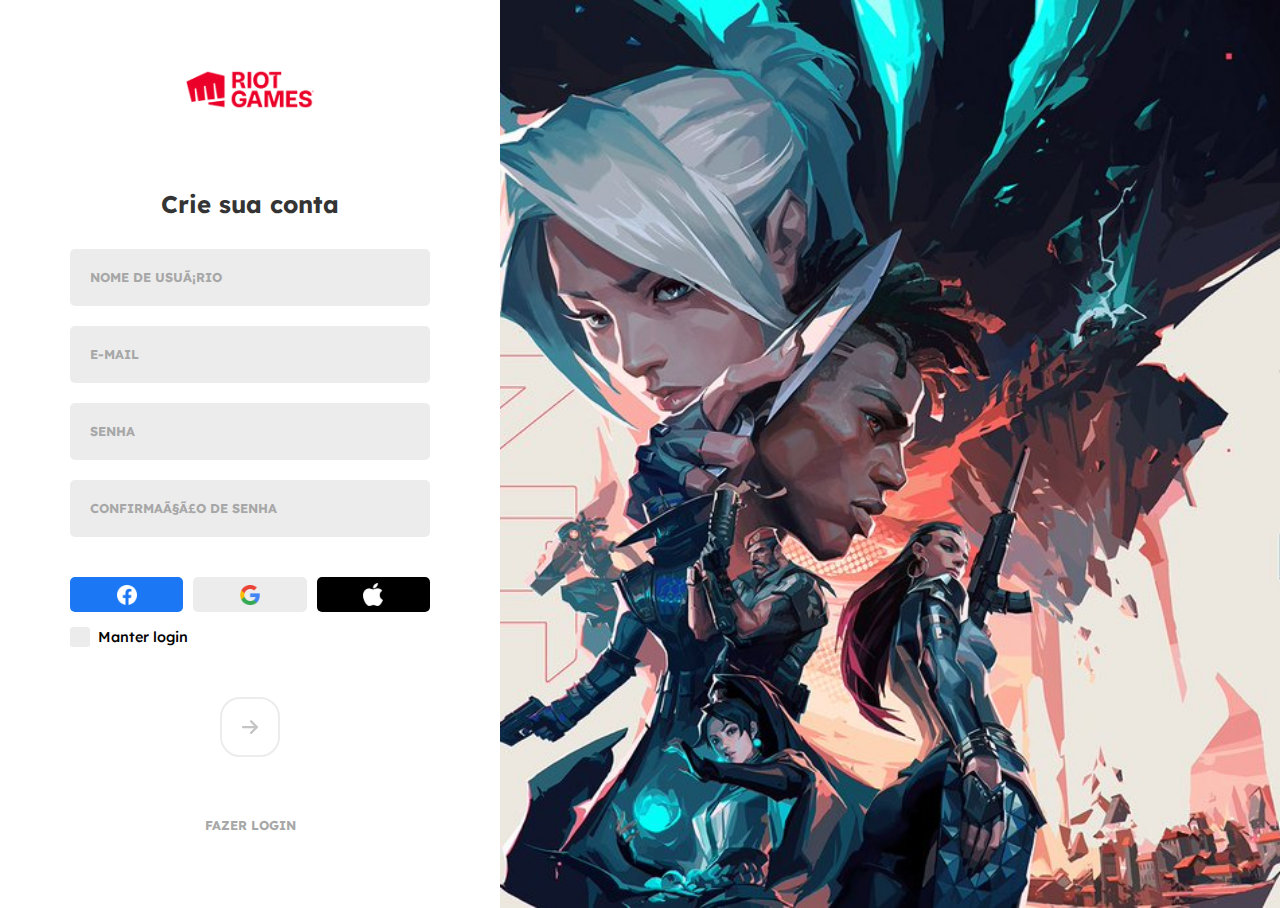
<file: pagina de login/criarconta.html>
<!DOCTYPE html>
<html lang="pt-br">

<head>
  <meta charset="UTF">
  <meta name="viewport" content="width=device-width, initial-scale=1.0">

  <link rel="stylesheet" href="./style.css">

  <script src="./script.js" defer></script>

  <title>Riot Games</title>
</head>

<body>

  <main>
    <section class="login">

      <div class="wrapper">
        <img src="./images/logo.png" class="login__logo">

        <h1 class="login__title">Crie sua conta</h1>

        <label class="login__label">
          <span>nome de usuário</span>
          <input type="text" name="username" class="input">
        </label>

        <label class="login__label">
            <span>e-mail</span>
            <input type="text" name="username" class="input">
          </label>

        <label class="login__label">
          <span>senha</span>
          <input type="password" name="password" class="input">
        </label>

        <label class="login__label">
          <span>confirmação de senha</span>
          <input type="password" name="password" class="input">
        </label>

        <div class="login__icons">
          <button href="https://www.facebook.com/?stype=lo&jlou=AfeELhw_gekPqxXVEG9tuSJQzDEWlILh6s7WSHcoN3XoNcO3xPP03jJixpNWQff8bST6wGeAQTVfYauhMdm9QCS1hfkdTT4pq0QBycKGuFUHTA&smuh=50822&lh=Ac_XtVqI8lsvI185tok" type="button" class="icons__button">
            <img src="./images/facebook-icon.png" alt="facebok">
          </button>

          <button href="https://myaccount.google.com/?pli=1" type="button" class="icons__button">
            <img src="./images/google-icon.png" alt="facebok">
          </button>

          <button href="" type="button" class="icons__button">
            <img src="./images/apple-icon.png" alt="facebok">
          </button>
        </div>

        <label class="login__label--checkbox">
          <input type="checkbox" class="input--checkbox">
          Manter login
        
      </div>

      <div class="wrapper">
        <button href="pagina inicial do site jean" type="button" class="login__button" disabled>
          <svg xmlns="http://www.w3.org/2000/svg" viewBox="0 0 448 512">
            <path
              d="M438.6 278.6l-160 160C272.4 444.9 264.2 448 256 448s-16.38-3.125-22.62-9.375c-12.5-12.5-12.5-32.75 0-45.25L338.8 288H32C14.33 288 .0016 273.7 .0016 256S14.33 224 32 224h306.8l-105.4-105.4c-12.5-12.5-12.5-32.75 0-45.25s32.75-12.5 45.25 0l160 160C451.1 245.9 451.1 266.1 438.6 278.6z" />
          </svg>
        </button>


        <a href="login.html" class="login__link">fazer login</a>
      </div>

    </section>

    <section class="wallpaper"></section>
  </main>

</body>

</html>
</file>
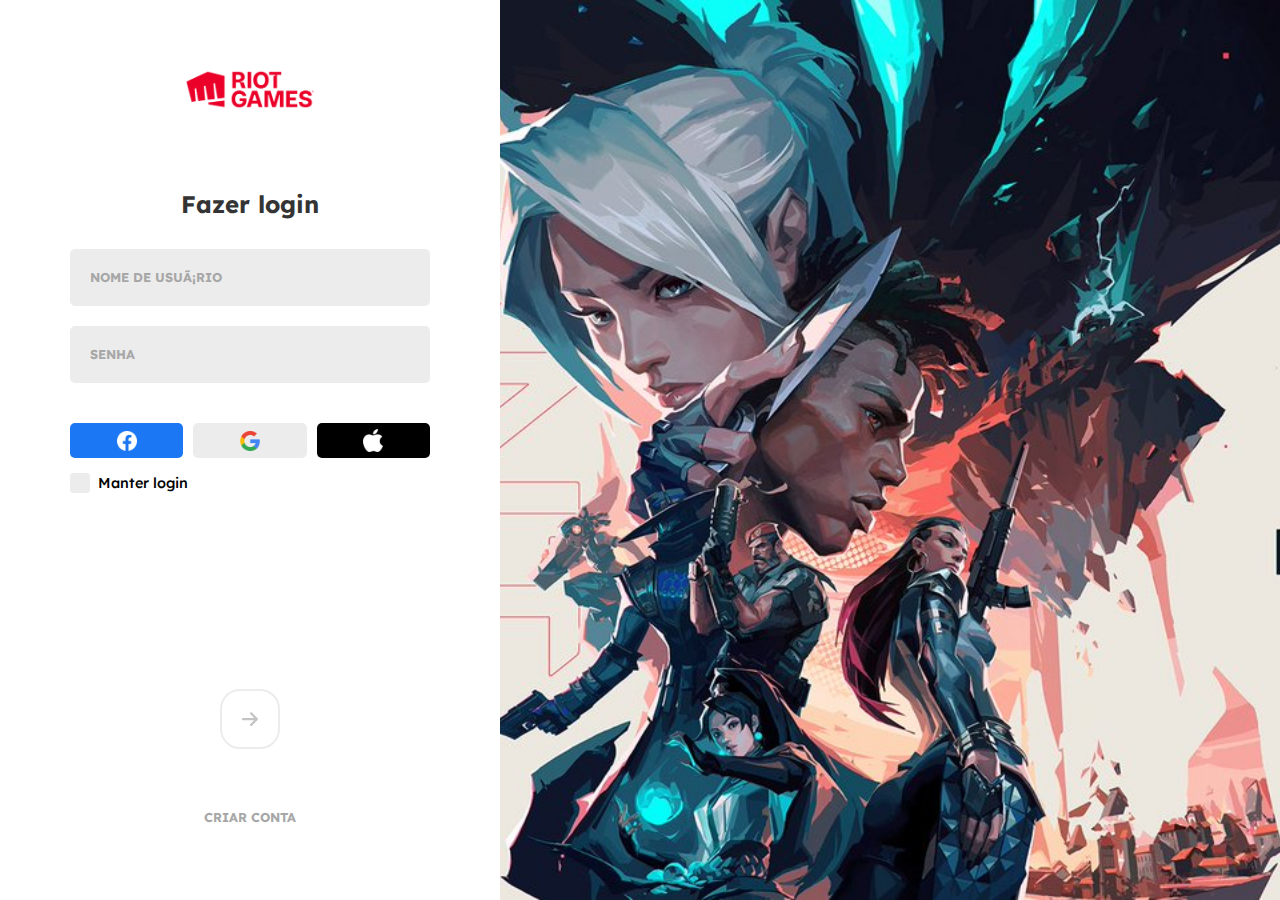
<file: pagina de login/login.html>
<!DOCTYPE html>
<html lang="pt-br">

<head>
  <meta charset="UTF">
  <meta name="viewport" content="width=device-width, initial-scale=1.0">

  <link rel="stylesheet" href="./style.css">

  <script src="./script.js" defer></script>

  <title>Riot Games</title>
</head>

<body>

  <main>
    <section class="login">

      <div class="wrapper">
        <img src="./images/logo.png" class="login__logo">

        <h1 class="login__title">Fazer login</h1>

        <label class="login__label">
          <span>nome de usuário</span>
          <input type="text" name="username" class="input">
        </label>

        <label class="login__label">
          <span>senha</span>
          <input type="password" name="password" class="input">
        </label>


        <div class="login__icons">
          <button type="button" class="icons__button">
            <img src="./images/facebook-icon.png" alt="facebok">
          </button>

          <button type="button" class="icons__button">
            <img src="./images/google-icon.png" alt="facebok">
          </button>

          <button type="button" class="icons__button">
            <img src="./images/apple-icon.png" alt="facebok">
          </button>
        </div>

        <label class="login__label--checkbox">
          <input type="checkbox" class="input--checkbox">
          Manter login
        </label>
      </div>

      <div class="wrapper">
        <button href="paginiainicialdositeaijean" type="button" class="login__button" disabled>
          <svg xmlns="http://www.w3.org/2000/svg" viewBox="0 0 448 512">
            <path
              d="M438.6 278.6l-160 160C272.4 444.9 264.2 448 256 448s-16.38-3.125-22.62-9.375c-12.5-12.5-12.5-32.75 0-45.25L338.8 288H32C14.33 288 .0016 273.7 .0016 256S14.33 224 32 224h306.8l-105.4-105.4c-12.5-12.5-12.5-32.75 0-45.25s32.75-12.5 45.25 0l160 160C451.1 245.9 451.1 266.1 438.6 278.6z" />
          </svg>
        </button>


        <a href="criarconta.html" class="login__link">criar conta</a>
      </div>

    </section>

    <section class="wallpaper"></section>
  </main>

</body>

</html>
</file>
<file: pagina de login/style.css>
@import url('https://fonts.googleapis.com/css2?family=Lexend+Deca:wght@300;400;500;600;700&display=swap');

* {
  margin: 0;
  padding: 0;
  box-sizing: border-box;
  font-family: 'Lexend Deca', sans-serif;
}

:root {
  --white: #FFF;
  --whitesmoke: #F9F9F9;
  --light-grey: #ECECEC;
  --grey: #C4C4C4;
  --medium-grey: #A7A7A7;
  --deep-grey: #343434;
  --black: #000000;
  --blue: #1B77F3;
  --red: #CF3C3F;
}

main {
  display: flex;
}

.login {
  display: flex;
  flex-direction: column;
  align-items: center;
  justify-content: space-between;
  width: 100%;
  max-width: 500px;
  min-height: 100vh;
  padding: clamp(35px, 8%, 70px);
}

.wrapper {
  width: 100%;
  display: flex;
  flex-direction: column;
  align-items: center;
  justify-content: center;
}

.login__logo {
  width: 130px;
  margin-bottom: 80px;
}

.login__title {
  color: var(--deep-grey);
  font-size: 1.5em;
  margin-bottom: 30px;
}

.login__label {
  display: block;
  margin-bottom: 20px;
  width: 100%;
}

.input {
  width: 100%;
  background-color: var(--light-grey);
  border: 2px solid rgba(0, 0, 0, 0);
  border-radius: 5px;
  outline: none;
  font-size: 0.9em;
  padding: 25px 10px 10px;
  font-weight: 600;
  color: var(--deep-grey);
  align-items: center;
}

.login__label span {
  position: absolute;
  font-size: 0.8em;
  font-weight: 700;
  text-transform: uppercase;
  color: var(--medium-grey);
  margin: 20px;
  cursor: text;
  transition: all 200ms ease;
}

.input:focus {
  background-color: var(--whitesmoke);
  border: 2px solid var(--deep-grey);
}

.login__label .span-active {
  font-size: 0.7em;
  margin: 8px 10px;
}

.login__icons {
  display: flex;
  gap: 10px;
  width: 100%;
  margin-top: 20px;
}

.login__icons img {
  width: 20px;
}

.icons__button {
  width: 33.33%;
  display: flex;
  align-items: center;
  justify-content: center;
  height: 35px;
  border-radius: 5px;
  cursor: pointer;
  border: none;
}

.login__icons .icons__button:nth-child(1) {
  background-color: var(--blue);
}

.login__icons .icons__button:nth-child(2) {
  background-color: var(--light-grey);
}

.login__icons .icons__button:nth-child(3) {
  background-color: var(--black);
}

.login__label--checkbox {
  width: 100%;
  margin: 15px 0 50px;
  font-size: 0.9em;
  font-weight: 500;
  display: flex;
  align-items: center;
}

.input--checkbox {
  appearance: none;
  width: 20px;
  height: 20px;
  background-color: var(--light-grey);
  margin-right: 8px;
  border-radius: 3px;
}

.input--checkbox:checked {
  background-color: var(--red);
}

.input--checkbox:checked::after {
  content: "";
  display: block;
  width: 5px;
  height: 10px;
  border: 3px solid white;
  border-width: 0 3px 3px 0;
  transform: rotate(45deg);
  margin: 2px 6px;
}

.login__button {
  width: 60px;
  height: 60px;
  padding: 20px;
  display: flex;
  align-items: center;
  justify-content: center;
  background-color: var(--red);
  border-radius: 20px;
  border: none;
  cursor: pointer;
  margin-bottom: 60px;
}

.login__button svg {
  fill: white;
}

.login__button:disabled {
  cursor: auto;
  background-color: white;
  border: 2px solid var(--light-grey);
}

.login__button:disabled svg {
  fill: var(--grey)
}

.login__link {
  font-size: 0.8em;
  text-decoration: none;
  color: var(--medium-grey);
  text-transform: uppercase;
  margin-bottom: 5px;
  font-weight: 700;
}

.wallpaper {
  width: 100%;
  background-image: url('./images/wallpaper.jpg');
  background-size: cover;
  background-position: center;
  flex: 1;
}
</file>
